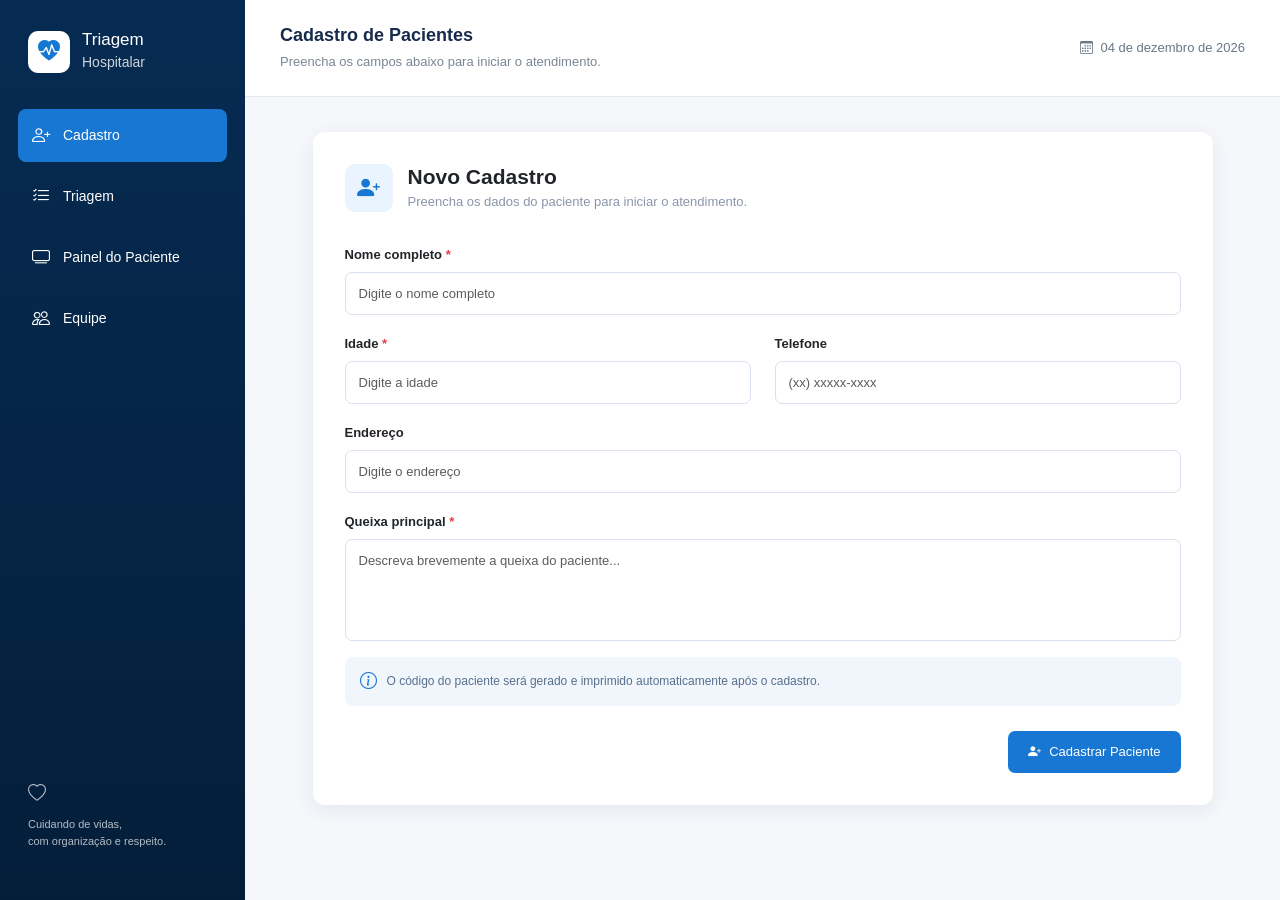
<file: html/index.html>
<!DOCTYPE html>

<html lang="pt-BR">

<head>

    <meta charset="UTF-8">

    <meta name="viewport" content="width=device-width, initial-scale=1.0">

    <title>Triagem Hospitalar</title>

    <!-- Bootstrap -->
    <link
        href="https://cdn.jsdelivr.net/npm/bootstrap@5.3.3/dist/css/bootstrap.min.css"
        rel="stylesheet">

    <!-- Bootstrap Icons -->
    <link
        rel="stylesheet"
        href="https://cdn.jsdelivr.net/npm/bootstrap-icons@1.11.3/font/bootstrap-icons.min.css">

    <!-- CSS -->
    <link rel="stylesheet" href="../css/style.css">

</head>

<body>

                          <!-- MENU LATERAL -->
    <aside class="sidebar">

        <div class="logo">

            <div class="logo-icon">
                <i class="bi bi-heart-pulse-fill"></i>
            </div>

            <div>
                <h5>Triagem</h5>
                <span>Hospitalar</span>
            </div>

        </div>

        <nav class="menu">

            <a href="index.html" class="menu-item active">

                <i class="bi bi-person-plus"></i>

                <span>Cadastro</span>

            </a>

            <a href="fila-triagem.html" class="menu-item">

                <i class="bi bi-list-check"></i>

                <span>Triagem</span>

            </a>

            <a href="painel-paciente.html" class="menu-item">

                <i class="bi bi-tv"></i>

                <span>Painel do Paciente</span>

            </a>

            <a href="dashboard.html" class="menu-item">

                <i class="bi bi-people"></i>

                <span>Equipe</span>

            </a>

        </nav>

        <div class="sidebar-footer">

            <i class="bi bi-heart"></i>

            <p>
                Cuidando de vidas,<br>
                com organização e respeito.
            </p>

        </div>

    </aside>


                          <!-- CONTEÚDO -->
    <main class="main-content">

                             <!-- TOPO -->
        <header class="topbar">

            <div>

                <h6>Cadastro de Pacientes</h6>

                <p>
                    Preencha os campos abaixo para iniciar o atendimento.
                </p>

            </div>

            <div class="date">

                <i class="bi bi-calendar3"></i>

                <span id="dataAtual"></span>

            </div>

        </header>


                        <!-- ÁREA DO FORMULÁRIO -->
        <section class="content-area">

            <div class="card cadastro-card">

                <div class="card-body">


                    <!-- TÍTULO -->
                    <div class="section-title" id="tituloCadastro">

                        <div class="title-icon">

                            <i class="bi bi-person-plus-fill"></i>

                        </div>

                        <div>

                            <h2>Novo Cadastro</h2>

                            <p>
                                Preencha os dados do paciente para iniciar o atendimento.
                            </p>

                        </div>

                    </div>


                    <!-- FORMULÁRIO -->
                    <form id="formCadastro">


                        <!-- NOME -->
                        <div class="mb-3">

                            <label for="nome" class="form-label">

                                Nome completo <span>*</span>

                            </label>

                            <input
                                type="text"
                                id="nome"
                                class="form-control"
                                placeholder="Digite o nome completo"
                                required>

                        </div>


                        <!-- IDADE + TELEFONE -->
                        <div class="row">

                            <div class="col-md-6 mb-3">

                                <label for="idade" class="form-label">

                                    Idade <span>*</span>

                                </label>

                                <input
                                    type="number"
                                    id="idade"
                                    class="form-control"
                                    placeholder="Digite a idade"
                                    required>

                            </div>


                            <div class="col-md-6 mb-3">

                                <label for="telefone" class="form-label">

                                    Telefone

                                </label>

                                <input
                                    type="tel"
                                    id="telefone"
                                    class="form-control"
                                    placeholder="(xx) xxxxx-xxxx"
                                    maxlength="15">

                            </div>

                        </div>


                        <!-- ENDEREÇO -->
                        <div class="mb-3">

                            <label for="endereco" class="form-label">

                                Endereço

                            </label>

                            <input
                                type="text"
                                id="endereco"
                                class="form-control"
                                placeholder="Digite o endereço">

                        </div>

                        <!-- QUEIXA -->
                        <div class="mb-3">

                            <label for="queixa" class="form-label">

                                Queixa principal <span>*</span>

                            </label>

                            <textarea
                                id="queixa"
                                class="form-control"
                                rows="4"
                                placeholder="Descreva brevemente a queixa do paciente..."
                                required></textarea>

                        </div>


                        <!-- AVISO -->
                        <div class="info-box">

                            <i class="bi bi-info-circle"></i>

                            <span>

                                O código do paciente será gerado e
                                imprimido automaticamente após o cadastro.

                            </span>

                        </div>


                        <!-- BOTÃO -->
                        <div class="button-area">

                            <button
                                type="submit"
                                class="btn btn-primary">

                                <i class="bi bi-person-plus-fill"></i>

                                Cadastrar Paciente

                            </button>

                        </div>

                    </form>


                    <!-- CONFIRMAÇÃO DO CADASTRO -->
                   

                    <div
                        id="confirmacaoCadastro"
                        class="confirmacao-cadastro"
                        style="display: none;">

                        <div class="confirmacao-icone">

                            <i class="bi bi-check-circle-fill"></i>

                        </div>


                        <h3>
                            Paciente cadastrado com sucesso!
                        </h3>


                        <p>
                            O código do paciente é:
                        </p>


                        <div
                            class="codigo-paciente"
                            id="codigoPaciente">

                            A000

                        </div>


                        <p class="texto-codigo">

                            Guarde este código para acompanhar a chamada.

                        </p>


                        <div class="confirmacao-botoes">


                            <!-- IMPRIMIR -->
                            <button
                                type="button"
                                class="btn btn-primary"
                                id="btnImprimirCodigo">

                                <i class="bi bi-printer"></i>

                                Imprimir código

                            </button>


                            <!-- NOVO CADASTRO -->
                            <button
                                type="button"
                                class="btn btn-outline-primary"
                                id="btnNovoCadastro">

                                <i class="bi bi-person-plus"></i>

                                Novo cadastro

                            </button>


                        </div>

                    </div>

                </div>

            </div>

        </section>

    </main>


    <!-- Bootstrap JS -->
    <script
        src="https://cdn.jsdelivr.net/npm/bootstrap@5.3.3/dist/js/bootstrap.bundle.min.js">
    </script>


    <!-- JS -->
    <script src="../js/script.js"></script>

</body>

</html>
</file>
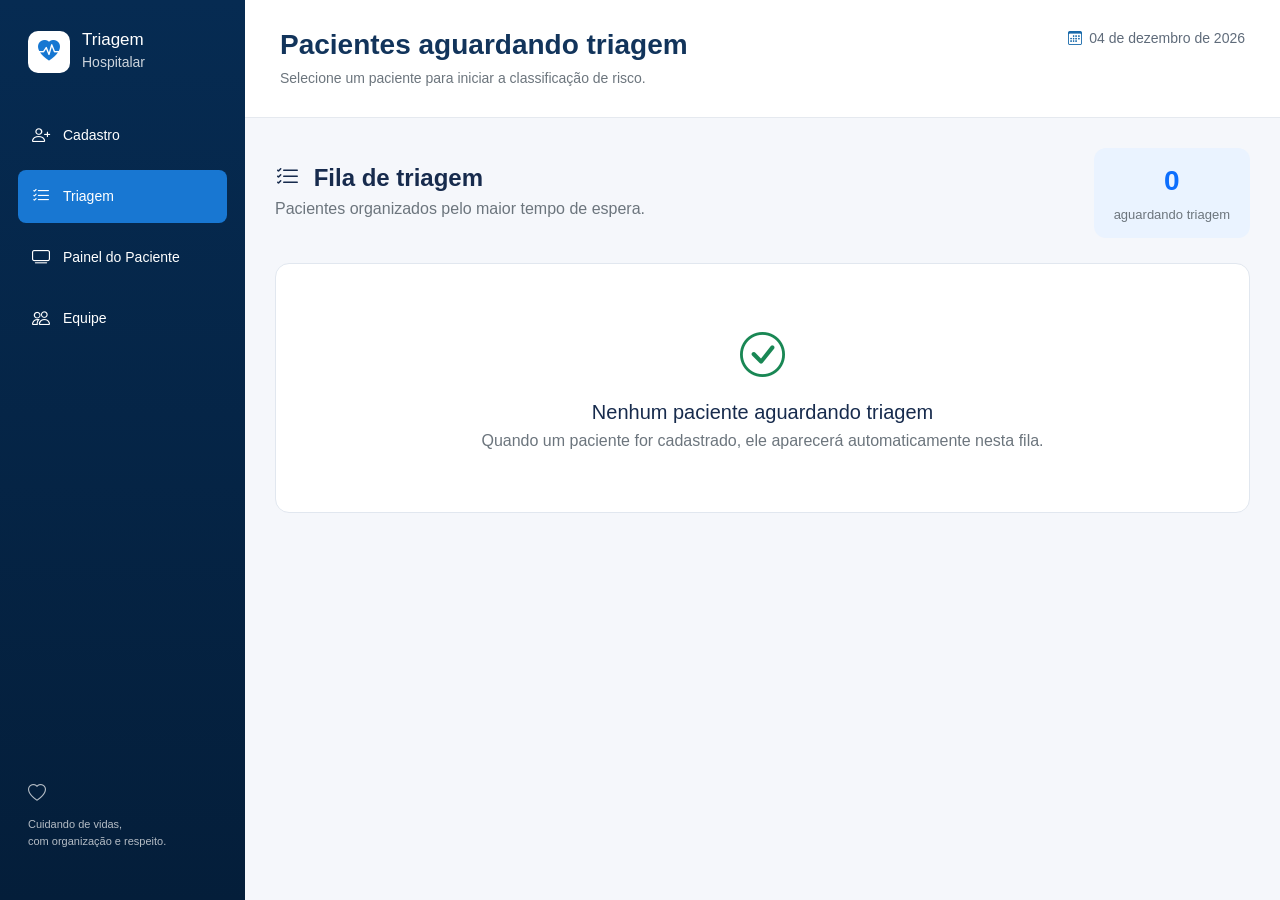
<file: html/fila-triagem.html>
<!DOCTYPE html>
<html lang="pt-BR">

<head>

    <meta charset="UTF-8">

    <meta name="viewport" content="width=device-width, initial-scale=1.0">

    <title>Fila de Triagem</title>


    <!-- Bootstrap -->
    <link
        href="https://cdn.jsdelivr.net/npm/bootstrap@5.3.3/dist/css/bootstrap.min.css"
        rel="stylesheet">


    <!-- Bootstrap Icons -->
    <link
        rel="stylesheet"
        href="https://cdn.jsdelivr.net/npm/bootstrap-icons@1.11.3/font/bootstrap-icons.min.css">


    <!--  CSS -->
    <link rel="stylesheet" href="../css/style.css">

</head>


<body>

    <div class="layout">


                          <!-- MENU LATERAL-->

        <aside class="sidebar">

            <div class="logo">

                <div class="logo-icon">

                    <i class="bi bi-heart-pulse-fill"></i>

                </div>

                <div>

                    <h5>Triagem</h5>

                    <span>Hospitalar</span>

                </div>

            </div>


            <nav class="menu">


                <!-- Cadastro -->
                <a
                    href="index.html"
                    class="menu-item">

                    <i class="bi bi-person-plus"></i>

                    <span>Cadastro</span>

                </a>


                <!-- Triagem -->
                <a
                    href="fila-triagem.html"
                    class="menu-item active">

                    <i class="bi bi-list-check"></i>

                    <span>Triagem</span>

                </a>


                <!-- Painel -->
                <a
                    href="painel-paciente.html"
                    class="menu-item">

                    <i class="bi bi-tv"></i>

                    <span>Painel do Paciente</span>

                </a>


                <!-- Equipe -->
                <a
                    href="dashboard.html"
                    class="menu-item">

                    <i class="bi bi-people"></i>

                    <span>Equipe</span>

                </a>

            </nav>


            <div class="sidebar-footer">

                <i class="bi bi-heart"></i>

                <p>

                    Cuidando de vidas,<br>

                    com organização e respeito.

                </p>

            </div>

        </aside>



               <!-- CONTEÚDO PRINCIPAL -->

        <main class="main-content">


            <!-- CABEÇALHO -->
<header class="page-header">

    <div class="page-header-text">

        <h1>Pacientes aguardando triagem</h1>

        <p>
            Selecione um paciente para iniciar a classificação de risco.
        </p>

    </div>

    <div class="date">

        <i class="bi bi-calendar3"></i>

        <span id="dataAtual"></span>

    </div>

</header>

                    <!--ÁREA DA FILA -->

            <section class="triage-content">


                <!-- CABEÇALHO DA FILA -->

                <div class="queue-header">

                    <div>

                        <h2>

                            <i class="bi bi-list-check"></i>

                            Fila de triagem

                        </h2>

                        <p>
                            Pacientes organizados pelo maior tempo de espera.
                        </p>

                    </div>


                    <div class="waiting-count">

                        <strong id="quantidadePacientes">
                            0
                        </strong>

                        <span>
                            aguardando triagem
                        </span>

                    </div>

                </div>



                <!-- LISTA DE PACIENTES -->

                <div
                    id="listaPacientes"
                    class="patient-list">
                </div>



                <!-- SEM PACIENTES -->

                <div
                    id="semPacientes"
                    class="empty-state"
                    style="display: none;">

                    <i class="bi bi-check-circle"></i>

                    <h3>
                        Nenhum paciente aguardando triagem
                    </h3>

                    <p>
                        Quando um paciente for cadastrado,
                        ele aparecerá automaticamente nesta fila.
                    </p>

                </div>


            </section>

        </main>

    </div>



    <!-- Bootstrap JS -->

    <script
        src="https://cdn.jsdelivr.net/npm/bootstrap@5.3.3/dist/js/bootstrap.bundle.min.js">
    </script>


    <!--  JavaScript -->

    <script src="../js/script.js"></script>


</body>

</html>
</file>
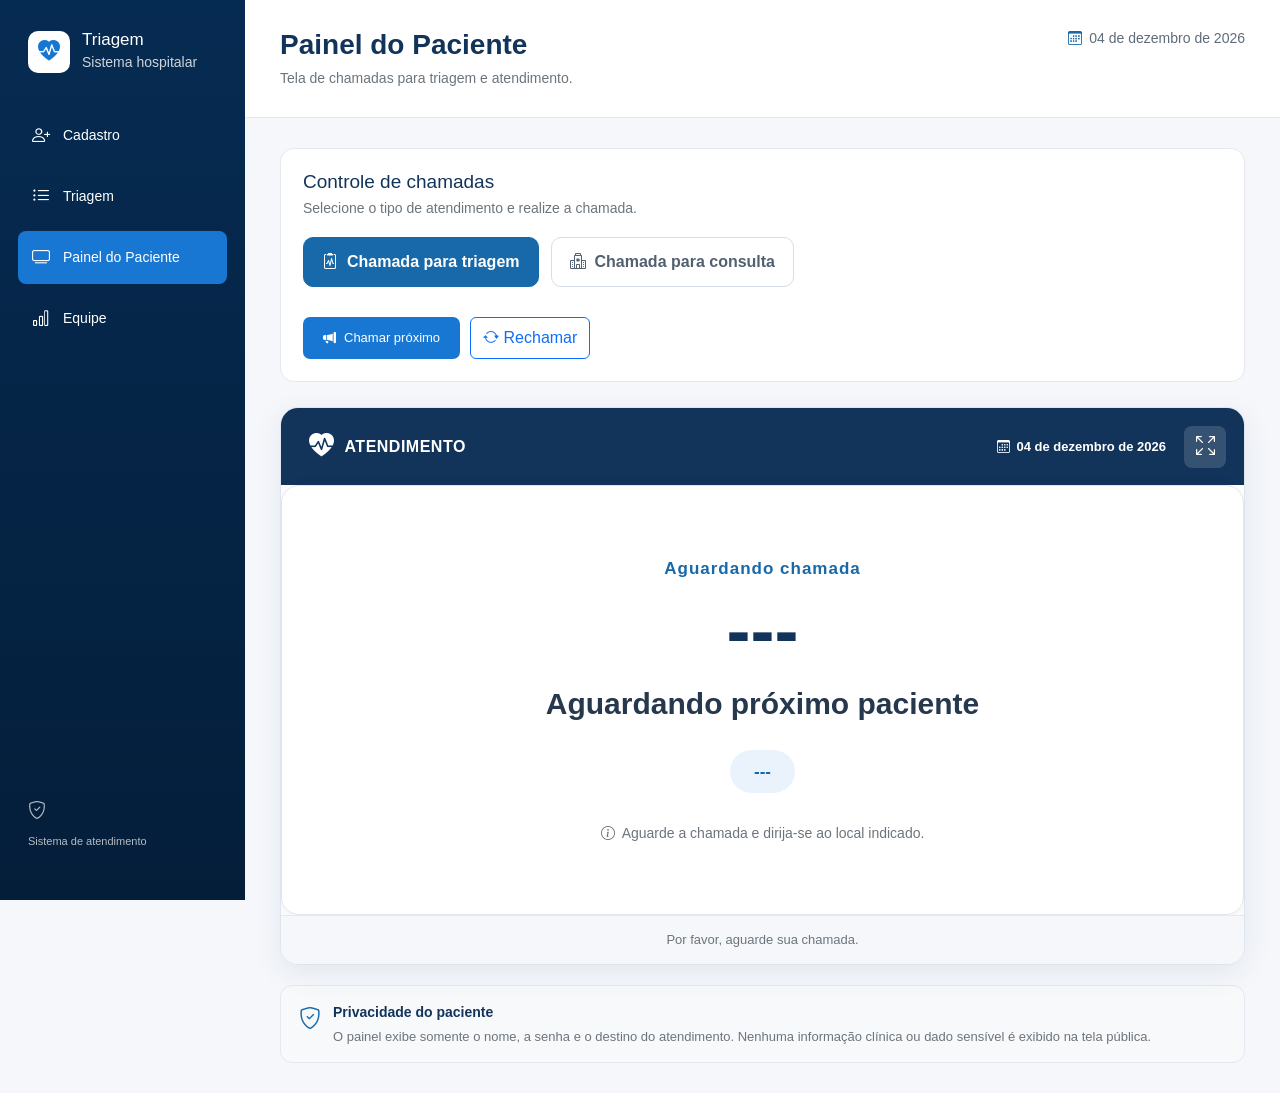
<file: html/painel-paciente.html>
<!DOCTYPE html>
<html lang="pt-BR">

<head>

    <meta charset="UTF-8">
    <meta name="viewport" content="width=device-width, initial-scale=1.0">

    <title>Painel do Paciente</title>

    <!-- Bootstrap -->
    <link
        href="https://cdn.jsdelivr.net/npm/bootstrap@5.3.3/dist/css/bootstrap.min.css"
        rel="stylesheet">

    <!-- Bootstrap Icons -->
    <link
        rel="stylesheet"
        href="https://cdn.jsdelivr.net/npm/bootstrap-icons@1.11.3/font/bootstrap-icons.min.css">

    <!-- CSS -->
    <link rel="stylesheet" href="../css/style.css">

</head>

<body>

    <!-- MENU LATERAL -->
    <aside class="sidebar">

        <div class="logo">

            <div class="logo-icon">
                <i class="bi bi-heart-pulse-fill"></i>
            </div>

            <div>
                <h5>Triagem</h5>
                <span>Sistema hospitalar</span>
            </div>

        </div>

        <nav class="menu">

            <a href="index.html" class="menu-item">
                <i class="bi bi-person-plus"></i>
                <span>Cadastro</span>
            </a>

            <a href="fila-triagem.html" class="menu-item">
                <i class="bi bi-list-ul"></i>
                <span>Triagem</span>
            </a>

            <a href="painel-paciente.html" class="menu-item active">
                <i class="bi bi-tv"></i>
                <span>Painel do Paciente</span>
            </a>

            <a href="dashboard.html" class="menu-item">
                <i class="bi bi-bar-chart"></i>
                <span>Equipe</span>
            </a>

        </nav>

        <div class="sidebar-footer">

            <i class="bi bi-shield-check"></i>

            <p>
                Sistema de atendimento
            </p>

        </div>

    </aside>


    <!-- CONTEÚDO PRINCIPAL -->
    <main class="main-content">

        <header class="page-header">

            <div class="page-header-text">

                <h1>Painel do Paciente</h1>

                <p>
                    Tela de chamadas para triagem e atendimento.
                </p>

            </div>

            <div class="date">

                <i class="bi bi-calendar3"></i>

                <span id="dataAtual"></span>

            </div>

        </header>


        <!-- ÁREA DO PAINEL -->
        <section class="painel-content">


            <!-- CONTROLE DE CHAMADAS -->
            <div class="painel-controle">

                <div class="controle-titulo">

                    <h2>Controle de chamadas</h2>

                    <p>
                        Selecione o tipo de atendimento e realize a chamada.
                    </p>

                </div>


                <div class="painel-tipos">

                    <button
                        type="button"
                        class="tipo-chamada ativo"
                        id="btnTriagem">

                        <i class="bi bi-clipboard2-pulse"></i>

                        Chamada para triagem

                    </button>


                    <button
                        type="button"
                        class="tipo-chamada"
                        id="btnConsulta">

                        <i class="bi bi-hospital"></i>

                        Chamada para consulta

                    </button>

                </div>


                <div class="painel-acoes">

                    <button
                        type="button"
                        class="btn btn-primary"
                        id="btnChamar">

                        <i class="bi bi-megaphone-fill"></i>

                        Chamar próximo

                    </button>


                    <button
                        type="button"
                        class="btn btn-outline-primary"
                        id="btnRechamar">

                        <i class="bi bi-arrow-repeat"></i>

                        Rechamar

                    </button>

                </div>

            </div>


            <!-- TELA DO PAINEL -->
            <div class="painel-tv" id="painelTv">


                <div class="painel-tv-topo">

                    <div class="painel-logo">

                        <i class="bi bi-heart-pulse-fill"></i>

                        <span>ATENDIMENTO</span>

                    </div>


                    <div class="painel-tv-data">

                        <i class="bi bi-calendar3"></i>

                        <span id="dataPainel"></span>

                    </div>


                    <button
                        type="button"
                        class="btn-tela-cheia"
                        id="btnTelaCheia"
                        title="Aumentar tela">

                        <i class="bi bi-arrows-fullscreen"></i>

                    </button>

                </div>


                <div class="painel-chamada">

                    <div
                        class="painel-status"
                        id="textoStatus">

                        Aguardando chamada

                    </div>


                    <div
                        class="painel-senha"
                        id="senhaAtual">

                        ---

                    </div>


                    <div
                        class="painel-nome"
                        id="nomeAtual">

                        Aguardando próximo paciente

                    </div>


                    <div
                        class="painel-destino"
                        id="destinoAtual">

                        ---

                    </div>


                    <div class="painel-mensagem">

                        <i class="bi bi-info-circle"></i>

                        <span>
                            Aguarde a chamada e dirija-se ao local indicado.
                        </span>

                    </div>

                </div>


                <div class="painel-tv-rodape">

                    <span>
                        Por favor, aguarde sua chamada.
                    </span>

                </div>

            </div>


            <!-- INFORMAÇÃO DE PRIVACIDADE -->
            <div class="painel-info">

                <i class="bi bi-shield-check"></i>

                <div>

                    <strong>
                        Privacidade do paciente
                    </strong>

                    <p>
                        O painel exibe somente o nome, a senha e o destino
                        do atendimento. Nenhuma informação clínica ou dado
                        sensível é exibido na tela pública.
                    </p>

                </div>

            </div>


        </section>

    </main>


    <!-- JavaScript principal -->
    <script src="../js/script.js"></script>


    <!-- JavaScript do painel -->
    <script>

    (function() {

        let tipoChamadaPainel = "triagem";

        let pacienteChamado = null;


        const btnTriagem =
            document.getElementById("btnTriagem");

        const btnConsulta =
            document.getElementById("btnConsulta");

        const btnChamar =
            document.getElementById("btnChamar");

        const btnRechamar =
            document.getElementById("btnRechamar");

        const btnTelaCheia =
            document.getElementById("btnTelaCheia");

        const painelTv =
            document.getElementById("painelTv");


        // Seleciona triagem

        if (btnTriagem) {

            btnTriagem.addEventListener("click", function() {

                tipoChamadaPainel = "triagem";

                btnTriagem.classList.add("ativo");

                btnConsulta.classList.remove("ativo");

            });

        }


        // Seleciona consulta

        if (btnConsulta) {

            btnConsulta.addEventListener("click", function() {

                tipoChamadaPainel = "consulta";

                btnConsulta.classList.add("ativo");

                btnTriagem.classList.remove("ativo");

            });

        }


        // Chama o próximo paciente

        if (btnChamar) {

            btnChamar.addEventListener("click", function() {

                const pacientes =
                    JSON.parse(
                        localStorage.getItem("pacientes")
                    ) || [];


                let paciente = null;


                // Chamada para triagem

                if (tipoChamadaPainel === "triagem") {

                    const pacientesTriagem =
                        pacientes
                            .filter(function(p) {

                                return p.status === "Aguardando triagem";

                            })
                            .sort(function(a, b) {

                                return new Date(a.horarioChegada) -
                                    new Date(b.horarioChegada);

                            });


                    if (pacientesTriagem.length > 0) {

                        paciente = pacientesTriagem[0];

                    }

                }


                // Chamada para consulta

                else {

                    const ordemPrioridade = [
                        "Vermelho",
                        "Laranja",
                        "Amarelo",
                        "Verde",
                        "Azul"
                    ];


                    const pacientesConsulta =
                        pacientes
                            .filter(function(p) {

                                return p.status === "Aguardando atendimento";

                            })
                            .sort(function(a, b) {

                                const prioridadeA =
                                    ordemPrioridade.indexOf(
                                        a.prioridade
                                    );

                                const prioridadeB =
                                    ordemPrioridade.indexOf(
                                        b.prioridade
                                    );


                                if (
                                    prioridadeA !== prioridadeB
                                ) {

                                    return prioridadeA -
                                        prioridadeB;

                                }


                                return new Date(a.horarioTriagem) -
                                    new Date(b.horarioTriagem);

                            });


                    if (pacientesConsulta.length > 0) {

                        paciente = pacientesConsulta[0];

                    }

                }


                // Verifica se existe paciente

                if (!paciente) {

                    if (
                        tipoChamadaPainel === "triagem"
                    ) {

                        alert(
                            "Não há pacientes aguardando triagem."
                        );

                    } else {

                        alert(
                            "Não há pacientes aguardando atendimento."
                        );

                    }

                    return;

                }


                // Guarda o paciente chamado

                pacienteChamado = paciente;


                // Se for consulta,
                // tira o paciente da fila

                if (
                    tipoChamadaPainel === "consulta"
                ) {

                    const indice =
                        pacientes.findIndex(function(p) {

                            return p.codigo === paciente.codigo;

                        });


                    if (indice !== -1) {

                        pacientes[indice].status =
                            "Em atendimento";


                        localStorage.setItem(
                            "pacientes",
                            JSON.stringify(pacientes)
                        );

                    }

                }


                // Mostra o paciente

                mostrarPacientePainel(paciente);


                // Faz a chamada por voz

                falarChamada(paciente);

            });

        }


        // Rechama o último paciente

        if (btnRechamar) {

            btnRechamar.addEventListener("click", function() {

                if (!pacienteChamado) {

                    alert(
                        "Nenhum paciente foi chamado ainda."
                    );

                    return;

                }


                mostrarPacientePainel(
                    pacienteChamado
                );


                falarChamada(
                    pacienteChamado
                );

            });

        }


        // Mostra o paciente no painel

        function mostrarPacientePainel(paciente) {

            const textoStatus =
                document.getElementById(
                    "textoStatus"
                );


            const senhaAtual =
                document.getElementById(
                    "senhaAtual"
                );


            const nomeAtual =
                document.getElementById(
                    "nomeAtual"
                );


            const destinoAtual =
                document.getElementById(
                    "destinoAtual"
                );


            if (
                tipoChamadaPainel === "triagem"
            ) {

                textoStatus.textContent =
                    "PACIENTE CHAMADO PARA TRIAGEM";


                destinoAtual.textContent =
                    "TRIAGEM";

            }


            else {

                textoStatus.textContent =
                    "PACIENTE CHAMADO PARA CONSULTA";


                if (paciente.sala) {

                    destinoAtual.textContent =
                        paciente.sala +
                        " — " +
                        (
                            paciente.especialidade ||
                            "CONSULTA"
                        );

                }

                else {

                    destinoAtual.textContent =
                        paciente.especialidade ||
                        "CONSULTA";

                }

            }


            senhaAtual.textContent =
                paciente.codigo;


            nomeAtual.textContent =
                paciente.nome;


            painelTv.classList.remove(
                "chamada-animada"
            );


            void painelTv.offsetWidth;


            painelTv.classList.add(
                "chamada-animada"
            );

        }


        // Faz a chamada por voz

        function falarChamada(paciente) {

            if (
                !("speechSynthesis" in window)
            ) {

                return;

            }


            window.speechSynthesis.cancel();


            let mensagem;


            if (
                tipoChamadaPainel === "triagem"
            ) {

                mensagem =
                    "Senha " +
                    paciente.codigo +
                    ". " +
                    paciente.nome +
                    ". Dirija-se à triagem.";

            }


            else {

                mensagem =
                    "Senha " +
                    paciente.codigo +
                    ". " +
                    paciente.nome +
                    ". Dirija-se para " +
                    (
                        paciente.sala ||
                        paciente.especialidade ||
                        "a consulta"
                    ) +
                    ".";

            }


            const fala =
                new SpeechSynthesisUtterance(
                    mensagem
                );


            fala.lang = "pt-BR";

            fala.rate = 0.9;

            fala.pitch = 1;


            window.speechSynthesis.speak(
                fala
            );

        }


        // Atualiza a data

        function atualizarDataPainel() {

            const agora =
                new Date();


            const opcoes = {

                day: "2-digit",

                month: "long",

                year: "numeric"

            };


            const data =
                agora.toLocaleDateString(
                    "pt-BR",
                    opcoes
                );


            const dataAtual =
                document.getElementById(
                    "dataAtual"
                );


            const dataPainel =
                document.getElementById(
                    "dataPainel"
                );


            if (dataAtual) {

                dataAtual.textContent =
                    data;

            }


            if (dataPainel) {

                dataPainel.textContent =
                    data;

            }

        }


        atualizarDataPainel();


    })();

    </script>

</body>

</html>
</file>
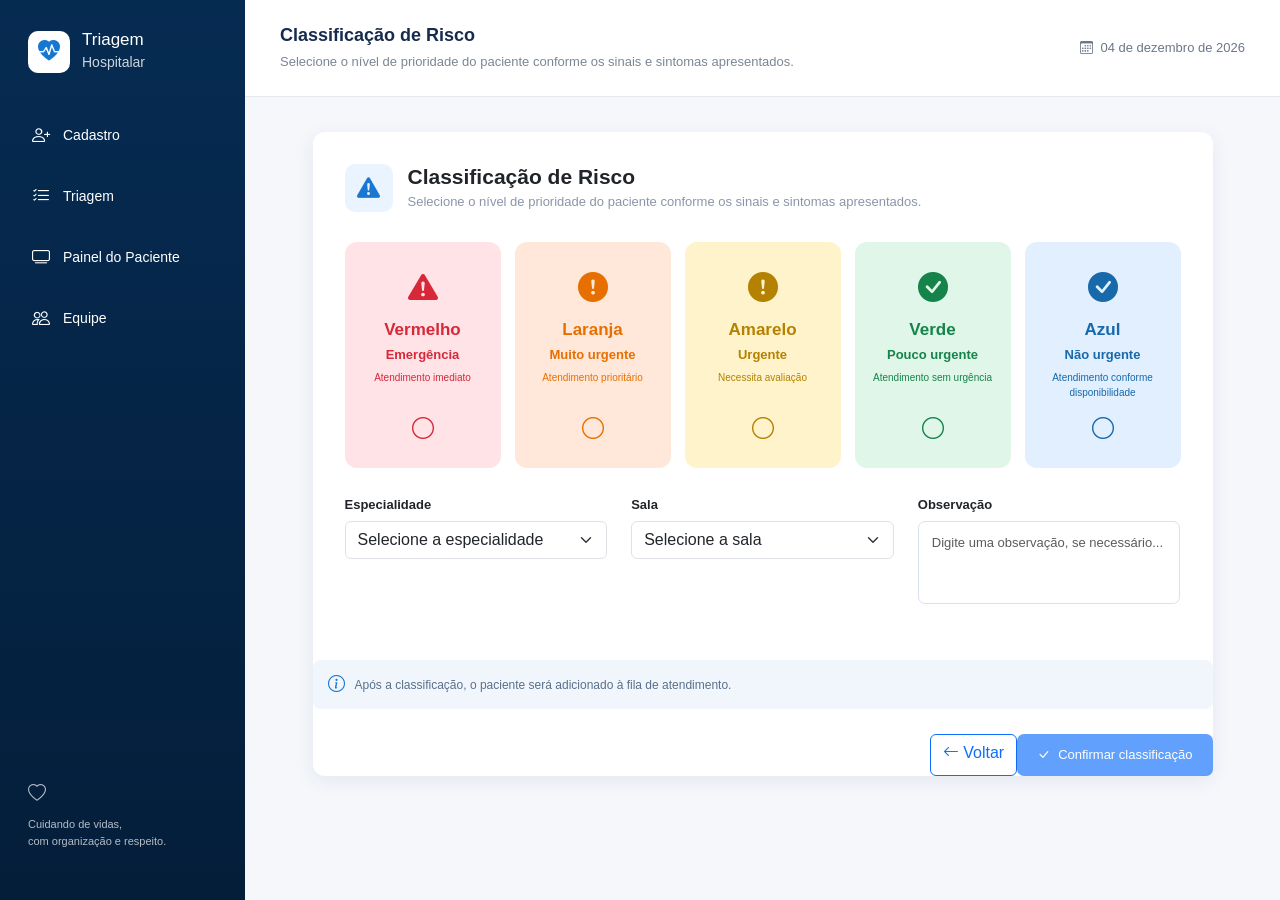
<file: html/triagem.html>
<!DOCTYPE html>
<html lang="pt-BR">

<head>
    <meta charset="UTF-8">
    <meta name="viewport" content="width=device-width, initial-scale=1.0">

    <title>Classificação de Risco - Triagem Hospitalar</title>

    <!-- Bootstrap -->
    <link
        href="https://cdn.jsdelivr.net/npm/bootstrap@5.3.3/dist/css/bootstrap.min.css"
        rel="stylesheet">

    <!-- Bootstrap Icons -->
    <link
        rel="stylesheet"
        href="https://cdn.jsdelivr.net/npm/bootstrap-icons@1.11.3/font/bootstrap-icons.min.css">

    <!-- CSS -->
    <link rel="stylesheet" href="../css/style.css">
</head>

<body>

    <!-- MENU LATERAL -->
    <aside class="sidebar">

        <div class="logo">

            <div class="logo-icon">
                <i class="bi bi-heart-pulse-fill"></i>
            </div>

            <div>
                <h5>Triagem</h5>
                <span>Hospitalar</span>
            </div>

        </div>

        <nav class="menu">

            <a href="index.html" class="menu-item">
                <i class="bi bi-person-plus"></i>
                <span>Cadastro</span>
            </a>

            <a href="fila-triagem.html" class="menu-item">
                <i class="bi bi-list-check"></i>
                <span>Triagem</span>
            </a>

            <a href="painel-paciente.html" class="menu-item">
                <i class="bi bi-tv"></i>
                <span>Painel do Paciente</span>
            </a>

            <a href="dashboard.html" class="menu-item">
                <i class="bi bi-people"></i>
                <span>Equipe</span>
            </a>

        </nav>

        <div class="sidebar-footer">
            <i class="bi bi-heart"></i>

            <p>
                Cuidando de vidas,<br>
                com organização e respeito.
            </p>
        </div>

    </aside>


    <!-- CONTEÚDO PRINCIPAL -->
    <main class="main-content">

        <!-- CABEÇALHO -->
        <header class="topbar">

            <div>

                <h6>Classificação de Risco</h6>

                <p>
                    Selecione o nível de prioridade do paciente conforme os sinais e sintomas apresentados.
                </p>

            </div>

            <div class="date">

                <i class="bi bi-calendar3"></i>

                <span id="dataAtual"></span>

            </div>

        </header>


        <!-- ÁREA PRINCIPAL -->
        <section class="content-area">

            <div class="card cadastro-card">

                <div class="card-body">

                    <!-- TÍTULO -->
                    <div class="section-title">

                        <div class="title-icon">
                            <i class="bi bi-exclamation-triangle-fill"></i>
                        </div>

                        <div>

                            <h2>Classificação de Risco</h2>

                            <p>
                                Selecione o nível de prioridade do paciente conforme os sinais e sintomas apresentados.
                            </p>

                        </div>

                    </div>


                    <!-- NÍVEIS DE RISCO -->
                    <div class="risk-grid">

                        <button
                            type="button"
                            class="risk-card risk-red"
                            data-priority="Vermelho">

                            <div class="risk-icon">
                                <i class="bi bi-exclamation-triangle-fill"></i>
                            </div>

                            <h4>Vermelho</h4>

                            <p>Emergência</p>

                            <small>Atendimento imediato</small>

                            <div class="risk-radio">
                                <i class="bi bi-circle"></i>
                            </div>

                        </button>


                        <button
                            type="button"
                            class="risk-card risk-orange"
                            data-priority="Laranja">

                            <div class="risk-icon">
                                <i class="bi bi-exclamation-circle-fill"></i>
                            </div>

                            <h4>Laranja</h4>

                            <p>Muito urgente</p>

                            <small>Atendimento prioritário</small>

                            <div class="risk-radio">
                                <i class="bi bi-circle"></i>
                            </div>

                        </button>


                        <button
                            type="button"
                            class="risk-card risk-yellow"
                            data-priority="Amarelo">

                            <div class="risk-icon">
                                <i class="bi bi-exclamation-circle-fill"></i>
                            </div>

                            <h4>Amarelo</h4>

                            <p>Urgente</p>

                            <small>Necessita avaliação</small>

                            <div class="risk-radio">
                                <i class="bi bi-circle"></i>
                            </div>

                        </button>


                        <button
                            type="button"
                            class="risk-card risk-green"
                            data-priority="Verde">

                            <div class="risk-icon">
                                <i class="bi bi-check-circle-fill"></i>
                            </div>

                            <h4>Verde</h4>

                            <p>Pouco urgente</p>

                            <small>Atendimento sem urgência</small>

                            <div class="risk-radio">
                                <i class="bi bi-circle"></i>
                            </div>

                        </button>


                        <button
                            type="button"
                            class="risk-card risk-blue"
                            data-priority="Azul">

                            <div class="risk-icon">
                                <i class="bi bi-check-circle-fill"></i>
                            </div>

                            <h4>Azul</h4>

                            <p>Não urgente</p>

                            <small>Atendimento conforme disponibilidade</small>

                            <div class="risk-radio">
                                <i class="bi bi-circle"></i>
                            </div>

                        </button>

                    </div>


                    <!-- ESPECIALIDADE, SALA E OBSERVAÇÃO -->
                    <div class="row mt-4">

                        <!-- ESPECIALIDADE -->
                        <div class="col-md-4">

                            <label for="especialidade" class="form-label">
                                Especialidade
                            </label>

                            <select
                                id="especialidade"
                                class="form-select">

                                <option value="">
                                    Selecione a especialidade
                                </option>

                                <option value="Clínico Geral">
                                    Clínico Geral
                                </option>

                                <option value="Pediatria">
                                    Pediatria
                                </option>

                                <option value="Odontologia">
                                    Odontologia
                                </option>

                                <option value="Ortopedia">
                                    Ortopedia
                                </option>

                                <option value="Cardiologia">
                                    Cardiologia
                                </option>

                                <option value="Ginecologia">
                                    Ginecologia
                                </option>

                                <option value="Outro">
                                    Outro
                                </option>

                            </select>

                        </div>


                        <!-- SALA -->
                        <div class="col-md-4">

                            <label for="sala" class="form-label">
                                Sala
                            </label>

                            <select
                                id="sala"
                                class="form-select">

                                <option value="">
                                    Selecione a sala
                                </option>

                                <option value="Sala 01">
                                    Sala 01
                                </option>

                                <option value="Sala 02">
                                    Sala 02
                                </option>

                                <option value="Sala 03">
                                    Sala 03
                                </option>

                                <option value="Sala 04">
                                    Sala 04
                                </option>

                                <option value="Sala 05">
                                    Sala 05
                                </option>

                            </select>

                        </div>


                        <!-- OBSERVAÇÃO -->
                        <div class="col-md-4">

                            <label for="observacao" class="form-label">
                                Observação
                            </label>

                            <textarea
                                id="observacao"
                                class="form-control"
                                rows="3"
                                placeholder="Digite uma observação, se necessário..."></textarea>

                        </div>

                    </div>

                </div>


                <!-- AVISO -->
                <div class="info-box mt-4">

                    <i class="bi bi-info-circle"></i>

                    <span>
                        Após a classificação, o paciente será adicionado à fila de atendimento.
                    </span>

                </div>


                <!-- BOTÕES -->
                <div class="button-area">

                    <a
                        href="fila-triagem.html"
                        class="btn btn-outline-primary">

                        <i class="bi bi-arrow-left"></i>

                        Voltar

                    </a>


                    <button
                        type="button"
                        id="btnConfirmar"
                        class="btn btn-primary"
                        disabled>

                        <i class="bi bi-check-lg"></i>

                        Confirmar classificação

                    </button>

                </div>

            </div>

        </section>

    </main>


    <!-- Bootstrap JS -->
    <script
        src="https://cdn.jsdelivr.net/npm/bootstrap@5.3.3/dist/js/bootstrap.bundle.min.js">
    </script>


    <!-- JavaScript do projeto -->
    <script src="../js/script.js"></script>

</body>

</html>
</file>
<file: css/style.css>
* {
    box-sizing: border-box;
}

html,
body {
    margin: 0;
    padding: 0;
    min-height: 100%;
}
/* CONFIGURAÇÕES GERAIS */


body {
    margin: 0;
    background-color: #f5f7fb;
    font-family: Arial, sans-serif;
    color: #172b4d;
}


/* MENU LATERAL */


.sidebar {
    width: 245px;
    min-height: 100vh;

    background: linear-gradient(
        180deg,
        #062b52,
        #041e3a
    );

    color: white;

    display: flex;
    flex-direction: column;

    padding: 25px 18px;

    position: fixed;
    left: 0;
    top: 0;
}


/* Logo */

.logo {
    display: flex;
    align-items: center;
    gap: 12px;

    padding: 5px 10px 35px;
}

.logo-icon {
    width: 42px;
    height: 42px;

    background-color: white;
    color: #1677d2;

    border-radius: 10px;

    display: flex;
    align-items: center;
    justify-content: center;

    font-size: 22px;
}

.logo h5 {
    margin: 0;
    font-size: 17px;
}

.logo span {
    font-size: 14px;
    opacity: 0.8;
}


/* Menu */

.menu {
    display: flex;
    flex-direction: column;
    gap: 8px;
}

.menu-item {
    color: white;
    text-decoration: none;

    padding: 13px 14px;

    border-radius: 8px;

    display: flex;
    align-items: center;
    gap: 13px;

    font-size: 14px;

    transition: 0.2s;
}

.menu-item:hover {
    background-color: rgba(255, 255, 255, 0.1);
    color: white;
}

.menu-item.active {
    background-color: #1877d2;
}

.menu-item i {
    font-size: 18px;
}


/* Rodapé */

.sidebar-footer {
    margin-top: auto;

    padding: 10px;

    font-size: 11px;

    opacity: 0.7;
}

.sidebar-footer i {
    font-size: 18px;
}

.sidebar-footer p {
    margin-top: 8px;
}

/* CONTEÚDO PRINCIPAL */


.main-content {
    margin-left: 245px;

    width: calc(100% - 245px);

    min-height: 100vh;
}



/* CABEÇALHO */


.topbar {
    background-color: white;

    border-bottom: 1px solid #e5eaf1;

    padding: 25px 35px;

    display: flex;
    justify-content: space-between;
    align-items: center;
}

.topbar h6 {
    margin: 0;

    font-size: 18px;

    font-weight: 700;
}

.topbar p {
    margin: 5px 0 0;

    color: #7b8794;

    font-size: 13px;
}

.date {
    color: #6c7787;

    font-size: 13px;

    display: flex;
    align-items: center;
    gap: 7px;
}


/* ÁREA DE CONTEÚDO */


.content-area {
    padding: 35px;
}


/* Card */

.cadastro-card {
    border: none;

    border-radius: 12px;

    box-shadow: 0 5px 20px rgba(20, 50, 90, 0.08);

    max-width: 900px;

    margin: auto;
}

.cadastro-card .card-body {
    padding: 32px;
}



/* TÍTULO */


.section-title {
    display: flex;

    align-items: center;

    gap: 15px;

    margin-bottom: 30px;
}

.title-icon {
    width: 48px;
    height: 48px;

    background-color: #eaf4ff;

    color: #1877d2;

    border-radius: 10px;

    display: flex;
    align-items: center;
    justify-content: center;

    font-size: 23px;
}

.section-title h2 {
    font-size: 21px;

    margin: 0;

    font-weight: 700;
}

.section-title p {
    margin: 3px 0 0;

    color: #8a96a8;

    font-size: 13px;
}



/* FORMULÁRIO DE CADASTRO */


.form-label {
    font-size: 13px;

    font-weight: 600;

    margin-bottom: 7px;
}

.form-label span {
    color: #e63946;
}

.form-control {
    border: 1px solid #d8e1ed;

    border-radius: 7px;

    padding: 11px 13px;

    font-size: 13px;
}

.form-control:focus {
    border-color: #1877d2;

    box-shadow: 0 0 0 3px rgba(24, 119, 210, 0.1);
}

textarea.form-control {
    resize: none;
}


/* CAIXA DE INFORMAÇÃO */


.info-box {
    background-color: #f1f6fc;

    border-radius: 8px;

    padding: 12px 15px;

    display: flex;

    align-items: center;

    gap: 10px;

    color: #58708c;

    font-size: 12px;

    margin-top: 15px;
}

.info-box i {
    color: #1877d2;

    font-size: 17px;
}



/* BOTÃO */


.button-area {
    display: flex;

    justify-content: flex-end;

    margin-top: 25px;
}

.btn-primary {
    background-color: #1877d2;

    border: none;

    padding: 11px 20px;

    border-radius: 7px;

    font-size: 13px;

    display: flex;

    align-items: center;

    gap: 8px;
}

.btn-primary:hover {
    background-color: #1264b5;
}



/* RESPONSIVIDADE */


@media (max-width: 768px) {

    .sidebar {
        width: 75px;

        padding: 20px 10px;
    }

    .logo div:not(.logo-icon),
    .menu-item span,
    .sidebar-footer {
        display: none;
    }

    .logo {
        justify-content: center;
        padding-bottom: 30px;
    }

    .menu-item {
        justify-content: center;
    }

    .main-content {
        margin-left: 75px;

        width: calc(100% - 75px);
    }

    .topbar {
        padding: 20px;
    }

    .date {
        display: none;
    }

    .content-area {
        padding: 20px;
    }
}

/*  CONFIRMAÇÃO DO CADASTRO */

.confirmacao-cadastro {
    margin-top: 25px;
    padding: 35px;
    text-align: center;
    border-radius: 16px;
    background: #f8fbff;
    border: 1px solid #dbe7f5;
}

.confirmacao-icone {
    font-size: 55px;
    color: #198754;
    margin-bottom: 15px;
}

.confirmacao-cadastro h3 {
    font-size: 24px;
    font-weight: 700;
    margin-bottom: 10px;
}

.confirmacao-cadastro p {
    color: #6c757d;
    margin-bottom: 10px;
}

.codigo-paciente {
    font-size: 52px;
    font-weight: 800;
    color: #0d6efd;
    letter-spacing: 4px;
    margin: 15px 0;
}

.texto-codigo {
    font-size: 14px;
}

.confirmacao-botoes {
    display: flex;
    justify-content: center;
    gap: 12px;
    margin-top: 25px;
    flex-wrap: wrap;
}

/* CLASSIFICAÇÃO DE RISCO */


.risk-grid {
    display: grid;

    grid-template-columns: repeat(5, 1fr);

    gap: 14px;

    width: 100%;
}


/* CARTÃO DE RISCO */

.risk-grid {
    display: grid;
    grid-template-columns: repeat(5, 1fr);
    gap: 14px;
    width: 100%;
}

.risk-card {
    min-height: 210px;
    width: 100%;

    border-radius: 12px;
    border: 3px solid transparent;

    padding: 20px 12px;

    display: flex;
    flex-direction: column;
    align-items: center;
    justify-content: center;

    text-align: center;

    cursor: pointer;

    transition: all 0.2s ease;

    font-family: inherit;
}


/* CORES */

.risk-red {
    background-color: #ffe3e6 !important;
    color: #d62839 !important;
}

.risk-orange {
    background-color: #ffe8d9 !important;
    color: #e76f00 !important;
}

.risk-yellow {
    background-color: #fff3cc !important;
    color: #b58100 !important;
}

.risk-green {
    background-color: #dff6e9 !important;
    color: #16834a !important;
}

.risk-blue {
    background-color: #e1efff !important;
    color: #1769aa !important;
}


/* HOVER */

.risk-card:hover {
    transform: translateY(-4px);

    box-shadow:
        0 8px 20px rgba(0, 0, 0, 0.12);
}


/* SELECIONADO */

.risk-card.selected {
    transform: translateY(-5px);

    box-shadow:
        0 8px 25px rgba(0, 0, 0, 0.18);
}


/* BORDAS QUANDO SELECIONADO */

.risk-red.selected {
    border-color: #d62839;
}

.risk-orange.selected {
    border-color: #e76f00;
}

.risk-yellow.selected {
    border-color: #b58100;
}

.risk-green.selected {
    border-color: #16834a;
}

.risk-blue.selected {
    border-color: #1769aa;
}


/* ÍCONE */

.risk-icon {
    font-size: 30px;
    margin-bottom: 10px;
}


/* TÍTULO */

.risk-card h4 {
    font-size: 17px;
    font-weight: 700;
    margin: 0 0 5px;
}


/* DESCRIÇÃO */

.risk-card p {
    font-size: 13px;
    font-weight: 600;
    margin: 0 0 5px;
}


/* TEXTO MENOR */

.risk-card small {
    font-size: 10px;
    min-height: 30px;
}


/* CÍRCULO */

.risk-radio {
    font-size: 22px;
    margin-top: 12px;
}
/*FILA DE TRIAGEM */

.triage-content {
    padding: 30px;
}


/* Cabeçalho da fila */

.queue-header {
    display: flex;
    justify-content: space-between;
    align-items: center;
    margin-bottom: 25px;
}


.queue-header h2 {
    font-size: 24px;
    font-weight: 700;
    margin: 0 0 5px;
}


.queue-header h2 i {
    margin-right: 8px;
}


.queue-header p {
    margin: 0;
    color: #6c757d;
}


/* Quantidade de pacientes */

.waiting-count {
    background: #eaf3ff;
    border-radius: 12px;
    padding: 12px 20px;
    text-align: center;
    min-width: 150px;
}


.waiting-count strong {
    display: block;
    font-size: 28px;
    color: #0d6efd;
}


.waiting-count span {
    font-size: 13px;
    color: #6c757d;
}


/* Lista */

.patient-list {
    display: flex;
    flex-direction: column;
    gap: 15px;
}


/* Card do paciente */

.patient-card {
    display: grid;

    grid-template-columns:
        100px
        1fr
        180px
        190px;

    align-items: center;

    gap: 20px;

    background: #ffffff;

    border: 1px solid #e1e7ef;

    border-radius: 14px;

    padding: 18px 20px;

    box-shadow: 0 3px 10px rgba(0, 0, 0, 0.05);

    transition: 0.2s ease;
}

.patient-card:hover {
    transform: translateY(-2px);

    box-shadow:
        0 6px 18px rgba(0, 0, 0, 0.08);
}


/* Código */

.patient-code {
    text-align: center;

    background: #f0f6ff;

    border-radius: 10px;

    padding: 10px;
}


.patient-code span {
    display: block;

    font-size: 11px;

    color: #6c757d;

    margin-bottom: 3px;
}


.patient-code strong {
    font-size: 22px;

    color: #0d6efd;
}


/* Informações */

.patient-info h3 {
    font-size: 18px;

    font-weight: 700;

    margin: 0 0 6px;
}


.patient-info p {
    margin: 0;

    color: #6c757d;

    font-size: 14px;
}


.patient-info p i {
    margin-right: 5px;
}


/* Horário */

.patient-time {
    text-align: center;
}


.patient-time span {
    display: block;

    font-size: 12px;

    color: #6c757d;
}


.patient-time strong {
    display: block;

    font-size: 18px;

    margin-top: 3px;
}


.tempo-espera {
    display: block;

    margin-top: 4px;

    color: #dc3545;

    font-size: 12px;

    font-weight: 600;
}


/* Botão */

.btn-iniciar {
    border: none;

    background: #0d6efd;

    color: white;

    padding: 10px 15px;

    border-radius: 8px;

    font-size: 14px;

    font-weight: 600;

    cursor: pointer;

    transition: 0.2s ease;
}


.btn-iniciar:hover {
    background: #0b5ed7;

    transform: translateY(-1px);
}


.btn-iniciar i {
    margin-right: 4px;
}


/* Quando não existem pacientes */

.empty-state {
    min-height: 250px;

    background: #ffffff;

    border: 1px solid #e1e7ef;

    border-radius: 14px;

    display: flex;

    flex-direction: column;

    justify-content: center;

    align-items: center;

    text-align: center;
}


.empty-state i {
    font-size: 45px;

    color: #198754;

    margin-bottom: 10px;
}


.empty-state h3 {
    font-size: 20px;

    margin-bottom: 5px;
}


.empty-state p {
    color: #6c757d;

    margin: 0;
}


/* RESPONSIVO */

@media (max-width: 1000px) {

    .patient-card {
        grid-template-columns: 80px 1fr;
    }

    .patient-time {
        text-align: left;
    }

    .btn-iniciar {
        width: fit-content;
    }

}


@media (max-width: 600px) {

    .triage-content {
        padding: 15px;
    }

    .queue-header {
        flex-direction: column;
        align-items: flex-start;
        gap: 15px;
    }

    .patient-card {
        grid-template-columns: 1fr;
    }

    .patient-time {
        text-align: left;
    }

    .waiting-count {
        width: 100%;
    }

}
/*CABEÇALHO DA FILA*/

.page-header {
    display: flex;
    justify-content: space-between;
    align-items: flex-start;

    padding: 28px 35px;

    background: #ffffff;

    border-bottom: 1px solid #e5e9ef;
}


.page-header-text h1 {
    font-size: 28px;
    font-weight: 700;

    color: #12345b;

    margin: 0 0 6px;
}


.page-header-text p {
    margin: 0;

    color: #6c757d;

    font-size: 14px;
}


.page-header .date {
    display: flex;
    align-items: center;
    gap: 7px;

    color: #5f6b7a;

    font-size: 14px;

    white-space: nowrap;
}


.page-header .date i {
    color: #1769aa;
}
/* AÇÕES DO PACIENTE*/

.patient-actions {
    display: flex;
    align-items: center;
    justify-content: flex-end;
    gap: 8px;
}


/* Botão remover */

.btn-remover {
    width: 34px;
    height: 34px;

    display: flex;
    align-items: center;
    justify-content: center;

    border: 1px solid #e1e5ea;

    background: #ffffff;

    color: #dc3545;

    border-radius: 7px;

    cursor: pointer;

    transition: 0.2s ease;
}


.btn-remover:hover {
    background: #fff1f2;

    border-color: #dc3545;
}


.btn-remover i {
    font-size: 14px;
}
/* DASHBOARD DA EQUIPE*/

.dashboard-content {
    padding: 30px 35px;
}


/* CARDS DE RESUMO*/

.dashboard-cards {
    display: grid;

    grid-template-columns: repeat(4, 1fr);

    gap: 18px;

    margin-bottom: 25px;
}


.dashboard-card {
    background: #ffffff;

    border: 1px solid #e1e7ef;

    border-radius: 14px;

    padding: 20px;

    display: flex;

    align-items: center;

    gap: 15px;

    box-shadow:
        0 3px 10px rgba(0, 0, 0, 0.05);
}


.dashboard-card-icon {
    width: 48px;

    height: 48px;

    border-radius: 12px;

    display: flex;

    align-items: center;

    justify-content: center;

    font-size: 22px;
}


.dashboard-card-icon.blue {
    background: #e5f1ff;
    color: #1769aa;
}


.dashboard-card-icon.orange {
    background: #fff0df;
    color: #e76f00;
}


.dashboard-card-icon.green {
    background: #e3f7eb;
    color: #16834a;
}


.dashboard-card-icon.purple {
    background: #eee7ff;
    color: #6842b5;
}


.dashboard-card span {
    display: block;

    font-size: 13px;

    color: #6c757d;

    margin-bottom: 3px;
}


.dashboard-card strong {
    display: block;

    font-size: 27px;

    color: #12345b;
}


/*  SEÇÕES DO DASHBOARD*/

.dashboard-section {
    background: #ffffff;

    border: 1px solid #e1e7ef;

    border-radius: 14px;

    padding: 22px;

    margin-bottom: 22px;

    box-shadow:
        0 3px 10px rgba(0, 0, 0, 0.04);
}


.dashboard-section-header {
    margin-bottom: 20px;
}


.dashboard-section-header h2 {
    font-size: 21px;

    font-weight: 700;

    color: #12345b;

    margin: 0 0 5px;
}


.dashboard-section-header p {
    margin: 0;

    font-size: 14px;

    color: #6c757d;
}


/*RESUMO DAS CLASSIFICAÇÕES*/

.risk-summary {
    display: grid;

    grid-template-columns: repeat(5, 1fr);

    gap: 14px;
}


.risk-summary-card {
    display: flex;

    align-items: center;

    gap: 12px;

    padding: 16px;

    border-radius: 12px;

    border: 1px solid transparent;
}


.risk-summary-icon {
    width: 40px;

    height: 40px;

    border-radius: 10px;

    display: flex;

    align-items: center;

    justify-content: center;

    font-size: 18px;
}


/* VERMELHO */

.risk-summary-card.red {
    background: #fff0f1;

    border-color: #ffd5d9;

    color: #d62839;
}


.risk-summary-card.red
.risk-summary-icon {
    background: #ffe0e3;
}


/* LARANJA */

.risk-summary-card.orange {
    background: #fff4e9;

    border-color: #ffe0c5;

    color: #e76f00;
}


.risk-summary-card.orange
.risk-summary-icon {
    background: #ffe8d4;
}


/* AMARELO */

.risk-summary-card.yellow {
    background: #fff9df;

    border-color: #ffefb0;

    color: #a47700;
}


.risk-summary-card.yellow
.risk-summary-icon {
    background: #fff1bd;
}


/* VERDE */

.risk-summary-card.green {
    background: #edfaf2;

    border-color: #d1f0dc;

    color: #16834a;
}


.risk-summary-card.green
.risk-summary-icon {
    background: #dcf5e6;
}


/* AZUL */

.risk-summary-card.blue {
    background: #edf5ff;

    border-color: #d4e7ff;

    color: #1769aa;
}


.risk-summary-card.blue
.risk-summary-icon {
    background: #deedff;
}


/* TEXTO DAS CLASSIFICAÇÕES */

.risk-summary-card span {
    display: block;

    font-size: 13px;

    font-weight: 600;
}


.risk-summary-card strong {
    display: block;

    font-size: 23px;

    line-height: 1.2;
}


.risk-summary-card small {
    display: block;

    font-size: 10px;

    color: #6c757d;
}


/* LISTA DE PACIENTES DO DASHBOARD */

.dashboard-patient-list {
    display: flex;

    flex-direction: column;

    gap: 12px;
}


.dashboard-patient {
    display: grid;

    grid-template-columns:
        90px
        1fr
        150px
        170px
        170px;

    align-items: center;

    gap: 15px;

    padding: 15px;

    border: 1px solid #e4e8ed;

    border-radius: 10px;

    background: #ffffff;
}


.dashboard-patient-code {
    text-align: center;

    background: #f0f6ff;

    color: #1769aa;

    border-radius: 8px;

    padding: 8px;

    font-weight: 700;
}


.dashboard-patient-info strong {
    display: block;

    font-size: 15px;

    color: #12345b;
}


.dashboard-patient-info span {
    font-size: 12px;

    color: #6c757d;
}


.dashboard-patient-priority {
    font-size: 13px;

    font-weight: 600;
}


.dashboard-patient-specialty {
    font-size: 13px;

    color: #5f6b7a;
}


.dashboard-status {
    display: inline-block;

    background: #eaf7ee;

    color: #16834a;

    padding: 6px 10px;

    border-radius: 20px;

    font-size: 12px;

    font-weight: 600;

    width: fit-content;
}


/* MENSAGEM SEM PACIENTES */

.dashboard-empty {
    padding: 35px;

    text-align: center;

    border: 1px dashed #d7dde5;

    border-radius: 10px;

    background: #fafbfc;
}


.dashboard-empty i {
    display: block;

    font-size: 35px;

    color: #198754;

    margin-bottom: 8px;
}


.dashboard-empty h3 {
    font-size: 17px;

    color: #12345b;

    margin-bottom: 5px;
}


.dashboard-empty p {
    margin: 0;

    color: #6c757d;

    font-size: 13px;
}


/*RESPONSIVO*/

@media (max-width: 1100px) {

    .dashboard-cards {
        grid-template-columns: repeat(2, 1fr);
    }

    .risk-summary {
        grid-template-columns: repeat(3, 1fr);
    }

}


@media (max-width: 750px) {

    .dashboard-content {
        padding: 20px;
    }

    .dashboard-cards {
        grid-template-columns: 1fr;
    }

    .risk-summary {
        grid-template-columns: 1fr;
    }

    .dashboard-patient {
        grid-template-columns: 1fr;
    }

}
/* PAINEL DO PACIENTE*/

.painel-content {
    padding: 30px 35px;
}


/* Tipos de chamada */

.painel-tipos {
    display: flex;
    gap: 12px;
    margin-bottom: 20px;
}


.tipo-chamada {
    border: 1px solid #d8e1eb;
    background: #ffffff;
    color: #5f6b7a;

    padding: 11px 18px;

    border-radius: 9px;

    font-weight: 600;

    cursor: pointer;

    transition: 0.2s ease;
}


.tipo-chamada:hover {
    border-color: #0d6efd;
    color: #0d6efd;
}


.tipo-chamada.active {
    background: #0d6efd;
    border-color: #0d6efd;
    color: #ffffff;
}


/* Painel principal */

.painel-chamada {
    background: #ffffff;

    border: 1px solid #dfe6ee;

    border-radius: 18px;

    min-height: 430px;

    display: flex;

    flex-direction: column;

    align-items: center;

    justify-content: center;

    text-align: center;

    padding: 40px;

    box-shadow:
        0 5px 20px rgba(0, 0, 0, 0.06);
}


/* Status */

.painel-status {
    display: flex;

    align-items: center;

    gap: 8px;

    color: #0d6efd;

    font-size: 16px;

    font-weight: 600;

    margin-bottom: 25px;
}


/* Senha */

.painel-senha span {
    display: block;

    color: #6c757d;

    font-size: 16px;

    font-weight: 600;

    letter-spacing: 2px;
}


.painel-senha strong {
    display: block;

    color: #0d6efd;

    font-size: 90px;

    line-height: 1;

    margin: 10px 0 20px;

    letter-spacing: 5px;
}


/* Nome */

.painel-nome span {
    font-size: 30px;

    font-weight: 700;

    color: #12345b;
}


/* Destino */

.painel-destino {
    margin-top: 10px;

    font-size: 18px;

    color: #6c757d;
}


/* Botões */

.painel-acoes {
    display: flex;

    gap: 10px;

    margin-top: 30px;
}


/* Informação */

.painel-info {
    margin-top: 18px;

    background: #eef6ff;

    border: 1px solid #d7e8fb;

    border-radius: 10px;

    padding: 12px 16px;

    color: #526477;

    font-size: 13px;

    display: flex;

    align-items: center;

    gap: 8px;
}


/* Responsivo */

@media (max-width: 700px) {

    .painel-content {
        padding: 20px;
    }

    .painel-tipos {
        flex-direction: column;
    }

    .painel-senha strong {
        font-size: 65px;
    }

    .painel-nome span {
        font-size: 23px;
    }

}
/* ==========================================
   PAINEL DO PACIENTE
   ========================================== */

.painel-content {
    padding: 30px 35px;
}


/* CONTROLE DA EQUIPE */

.painel-controle {
    background: #ffffff;
    border: 1px solid #e5e9ef;
    border-radius: 14px;
    padding: 22px;
    margin-bottom: 25px;
}

.controle-titulo h2 {
    margin: 0 0 5px;
    font-size: 19px;
    color: #12345b;
}

.controle-titulo p {
    margin: 0 0 18px;
    color: #6c757d;
    font-size: 14px;
}

.painel-tipos {
    display: flex;
    gap: 12px;
    margin-bottom: 18px;
}

.tipo-chamada {
    border: 1px solid #d8dee7;
    background: #ffffff;
    color: #526170;
    border-radius: 10px;
    padding: 12px 18px;
    display: flex;
    align-items: center;
    gap: 9px;
    cursor: pointer;
    font-weight: 600;
    transition: 0.2s;
}

.tipo-chamada:hover {
    border-color: #1769aa;
    color: #1769aa;
}

.tipo-chamada.ativo {
    background: #1769aa;
    border-color: #1769aa;
    color: #ffffff;
}

.painel-acoes {
    display: flex;
    gap: 10px;
}


/*  ÁREA DA TV*/

.painel-tv {
    background: #ffffff;
    border-radius: 18px;
    border: 1px solid #dfe5ec;
    overflow: hidden;
    box-shadow: 0 8px 30px rgba(18, 52, 91, 0.08);
    min-height: 480px;
    display: flex;
    flex-direction: column;
}


/* TOPO DA TV */

.painel-tv-topo {
    background: #12345b;
    color: #ffffff;
    padding: 20px 28px;
    display: flex;
    justify-content: space-between;
    align-items: center;
}

.painel-logo {
    display: flex;
    align-items: center;
    gap: 10px;
    font-weight: 700;
    letter-spacing: 0.5px;
}

.painel-logo i {
    font-size: 25px;
}

.painel-tv-data {
    display: flex;
    align-items: center;
    gap: 6px;
    margin-right: 50px;
    font-size: 13px;
    font-weight: 600;
}


/* CHAMADA */

.painel-chamada {
    flex: 1;
    display: flex;
    flex-direction: column;
    align-items: center;
    justify-content: center;
    text-align: center;
    padding: 45px 20px;
}

.painel-status {
    color: #1769aa;
    font-size: 17px;
    font-weight: 700;
    letter-spacing: 1px;
    margin-bottom: 12px;
}

.painel-senha {
    font-size: 72px;
    line-height: 1;
    font-weight: 800;
    color: #12345b;
    margin-bottom: 15px;
}

.painel-nome {
    font-size: 30px;
    font-weight: 700;
    color: #26384d;
    margin-bottom: 14px;
}

.painel-destino {
    display: inline-block;
    background: #eaf3fb;
    color: #1769aa;
    border-radius: 30px;
    padding: 9px 24px;
    font-size: 17px;
    font-weight: 700;
    text-transform: uppercase;
}

.painel-mensagem {
    margin-top: 30px;
    color: #6c757d;
    font-size: 14px;
    display: flex;
    align-items: center;
    gap: 7px;
}


/* RODAPÉ DA TV */

.painel-tv-rodape {
    background: #f5f7fa;
    border-top: 1px solid #e5e9ef;
    text-align: center;
    padding: 14px;
    color: #6c757d;
    font-size: 13px;
}


/* INFORMAÇÃO */

.painel-info {
    margin-top: 20px;
    padding: 16px 18px;
    background: #f7f9fb;
    border: 1px solid #e5e9ef;
    border-radius: 12px;
    display: flex;
    gap: 12px;
    align-items: flex-start;
}

.painel-info > i {
    color: #1769aa;
    font-size: 22px;
}

.painel-info strong {
    color: #12345b;
    font-size: 14px;
}

.painel-info p {
    margin: 4px 0 0;
    color: #6c757d;
    font-size: 13px;
}


/* RESPONSIVO */

@media (max-width: 768px) {

    .painel-content {
        padding: 20px;
    }

    .painel-tipos {
        flex-direction: column;
    }

    .painel-acoes {
        flex-direction: column;
    }

    .painel-tv-topo {
        flex-direction: column;
        gap: 10px;
    }

    .painel-senha {
        font-size: 55px;
    }

    .painel-nome {
        font-size: 23px;
    }

}
/* Botão de tela cheia */

.btn-tela-cheia {
    position: absolute;
    top: 18px;
    right: 18px;
    z-index: 10;

    width: 42px;
    height: 42px;

    border: none;
    border-radius: 8px;

    background: rgba(255, 255, 255, 0.15);
    color: #ffffff;

    display: flex;
    align-items: center;
    justify-content: center;

    font-size: 19px;

    cursor: pointer;

    transition: 0.2s;
}

.btn-tela-cheia:hover {
    background: rgba(255, 255, 255, 0.25);
}


                        /* Área da TV */

.painel-tv {
    position: relative;
}


/* Quando a TV estiver em tela cheia */

.painel-tv:fullscreen {
    width: 100vw;
    height: 100vh;

    border-radius: 0;
    border: none;

    background: #ffffff;
}


/* Cabeçalho em tela cheia */

.painel-tv:fullscreen .painel-tv-topo {
    padding: 28px 45px;

    font-size: 18px;
}


/* Área da chamada em tela cheia */

.painel-tv:fullscreen .painel-chamada {
    padding: 60px 30px;
}


/* Texto da chamada */

.painel-tv:fullscreen .painel-status {
    font-size: 28px;

    margin-bottom: 25px;
}


/* Senha em tela cheia */

.painel-tv:fullscreen .painel-senha {
    font-size: 130px;

    margin-bottom: 25px;
}


/* Nome em tela cheia */

.painel-tv:fullscreen .painel-nome {
    font-size: 48px;

    margin-bottom: 25px;
}


/* Destino em tela cheia */

.painel-tv:fullscreen .painel-destino {
    font-size: 26px;

    padding: 14px 35px;
}


/* Mensagem em tela cheia */

.painel-tv:fullscreen .painel-mensagem {
    font-size: 18px;

    margin-top: 40px;
}


/* Rodapé em tela cheia */

.painel-tv:fullscreen .painel-tv-rodape {
    padding: 20px;

    font-size: 16px;
}


/* Botão maior no modo tela cheia */

.painel-tv:fullscreen .btn-tela-cheia {
    top: 25px;
    right: 30px;

    width: 50px;
    height: 50px;

    font-size: 22px;
}
/* GRÁFICOS DO DASHBOARD */

.dashboard-graficos {

    display: grid;

    grid-template-columns: repeat(2, 1fr);

    gap: 20px;

    margin-bottom: 25px;

}


.grafico-card {

    background: #ffffff;

    border: 1px solid #e1e7ef;

    border-radius: 14px;

    padding: 22px;

    box-shadow:
        0 3px 10px rgba(0, 0, 0, 0.05);

}


.grafico-grande {

    grid-column: span 2;

}


.grafico-titulo {

    display: flex;

    align-items: flex-start;

    justify-content: space-between;

    margin-bottom: 20px;

}


.grafico-titulo h2 {

    margin: 0 0 5px;

    font-size: 18px;

    color: #12345b;

    font-weight: 700;

}


.grafico-titulo p {

    margin: 0;

    font-size: 13px;

    color: #7a8491;

}


.grafico-titulo > i {

    font-size: 22px;

    color: #1769aa;

}


.grafico-area {

    position: relative;

    height: 280px;

}


.grafico-grande .grafico-area {

    height: 320px;

}


/* INDICADORES */

.indicadores-grid {

    display: grid;

    grid-template-columns: repeat(4, 1fr);

    gap: 18px;

}


.indicador-card {

    display: flex;

    align-items: center;

    gap: 14px;

    padding: 18px;

    background: #ffffff;

    border: 1px solid #e1e7ef;

    border-radius: 12px;

}


.indicador-card > i {

    width: 45px;

    height: 45px;

    display: flex;

    align-items: center;

    justify-content: center;

    border-radius: 10px;

    background: #eef5fb;

    color: #1769aa;

    font-size: 20px;

}


.indicador-card span {

    display: block;

    font-size: 12px;

    color: #7a8491;

    margin-bottom: 4px;

}


.indicador-card strong {

    display: block;

    font-size: 17px;

    color: #12345b;

}


/* RESPONSIVO */

@media (max-width: 1100px) {

    .dashboard-graficos {

        grid-template-columns: 1fr;

    }


    .grafico-grande {

        grid-column: span 1;

    }


    .indicadores-grid {

        grid-template-columns: repeat(2, 1fr);

    }

}


@media (max-width: 700px) {

    .indicadores-grid {

        grid-template-columns: 1fr;

    }


    .dashboard-graficos {

        grid-template-columns: 1fr;

    }

}
/* Área dos gráficos */
.grafico-area {
    position: relative;
    height: 280px;
    width: 100%;
}

/* Gráfico maior */
.grafico-grande .grafico-area {
    height: 320px;
}

/* Organização dos gráficos */
.dashboard-graficos {
    display: grid;
    grid-template-columns: 1fr 1fr;
    gap: 16px;
}

/* O gráfico grande ocupa toda a largura */
.grafico-grande {
    grid-column: 1 / -1;
}

/* Cards dos gráficos */
.grafico-card {
    min-height: 350px;
}

/* Ajuste para telas menores */
@media (max-width: 900px) {
    .dashboard-graficos {
        grid-template-columns: 1fr;
    }

    .grafico-grande {
        grid-column: auto;
    }
}
</file>
